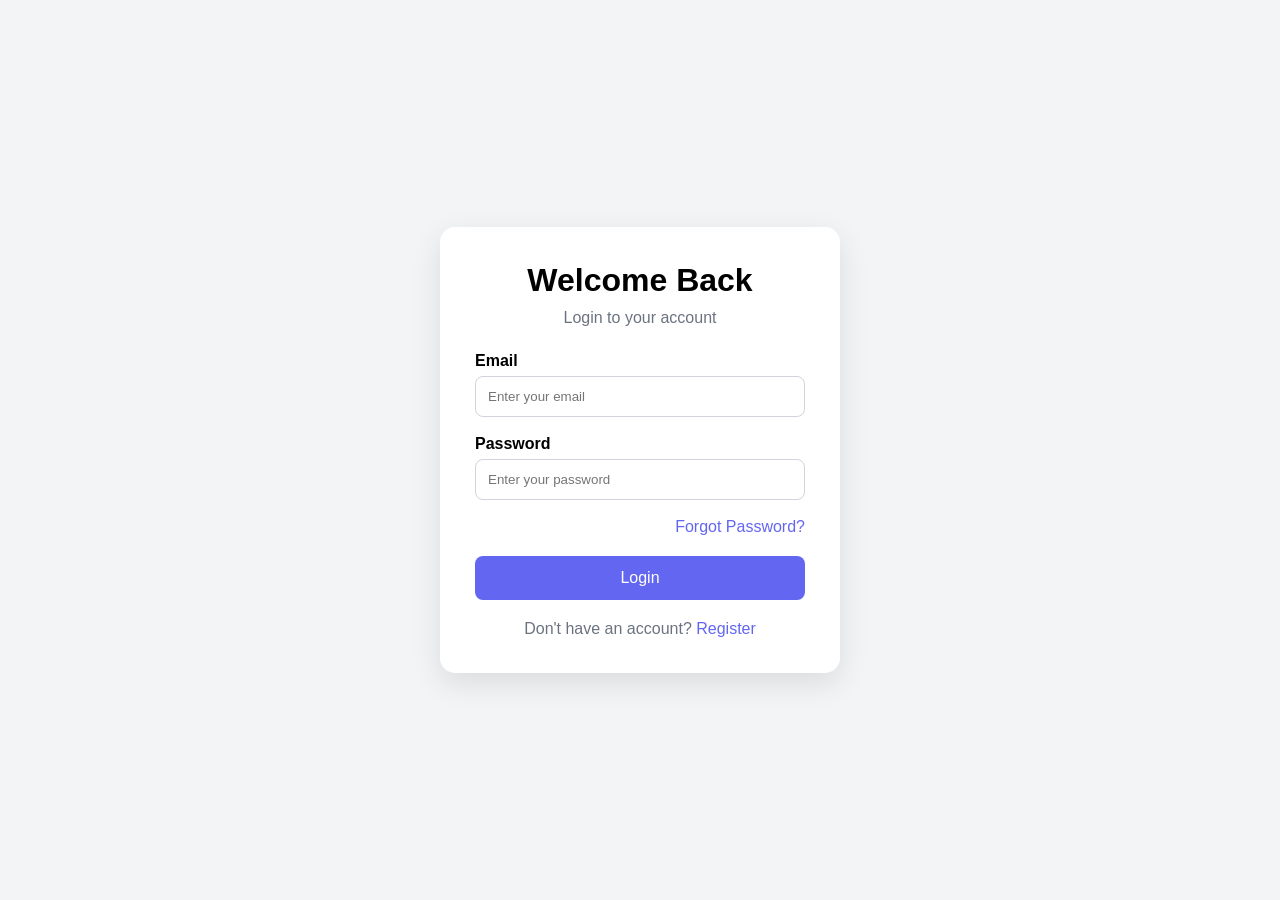
<file: index.html>
<!DOCTYPE html>
<html lang="en">

<head>
    <meta charset="UTF-8">
    <meta name="viewport" content="width=device-width, initial-scale=1.0">
    <title>Login</title>

    <link rel="stylesheet" href="style.css">
</head>

<body>

    <main class="login-container">

        <div class="login-box">

            <h1>Welcome Back</h1>

            <p class="subtitle">
                Login to your account
            </p>

            <form>

                <label for="email">Email</label>
                <input
                    type="email"
                    id="email"
                    placeholder="Enter your email"
                    required
                >

                <label for="password">Password</label>
                <input
                    type="password"
                    id="password"
                    placeholder="Enter your password"
                    required
                >

                <div class="forgot">
                    <a href="../ForgetPassword/index.html">
                        Forgot Password?
                    </a>
                </div>

                <button type="submit">
                    Login
                </button>

            </form>

            <p class="register-text">
                Don't have an account?
                <a href="../Registration/index.html">
                    Register
                </a>
            </p>

        </div>

    </main>

</body>
</html>
</file>
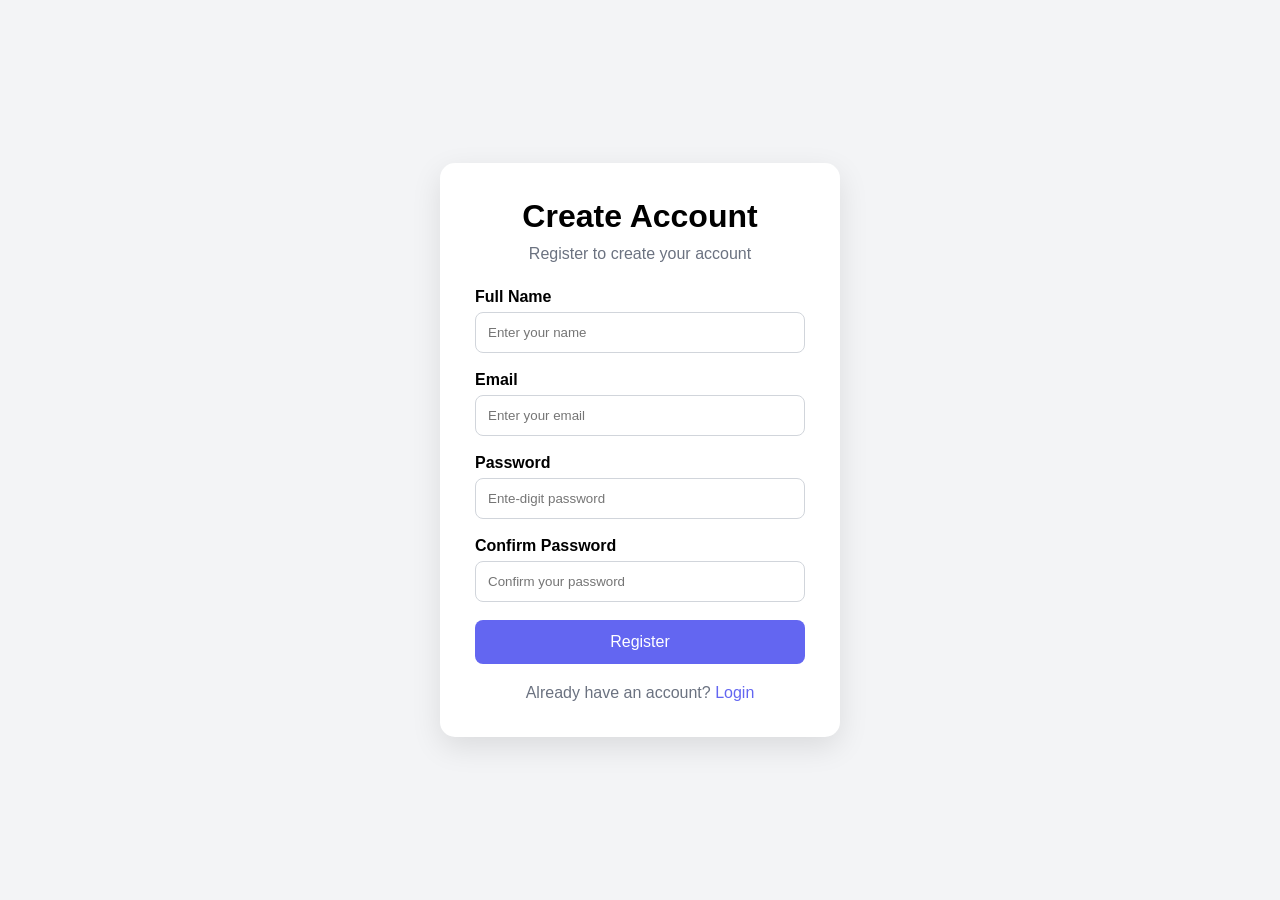
<file: Registration/index.html>
<!DOCTYPE html>
<html lang="en">
<head>
    <meta charset="UTF-8">
    <meta name="viewport" content="width=device-width, initial-scale=1.0">
    <title>Register</title>

    <link rel="stylesheet" href="style.css">
</head>

<body>

    <main class="register-container">

        <div class="register-box">

            <h1>Create Account</h1>

            <p class="subtitle">
                Register to create your account
            </p>

            <form>

                <label for="name">Full Name</label>
                <input
                    type="text"
                    id="name"
                    placeholder="Enter your name"
                >

                <label for="email">Email</label>
                <input
                    type="email"
                    id="email"
                    placeholder="Enter your email"
                >

                <label for="password">Password</label>
                <input
                    type="password"
                    id="password"
                    placeholder="Ente-digit password"
                    minlength="6"
                    maxlength="6"
                    pattern="6"
                    inputmode="numeric"
                    required
        
                >

                <label for="confirm-password">Confirm Password</label>
                <input
                    type="password"
                    id="confirm-password"
                    placeholder="Confirm your password"
                    minlength="6"
                    required
                >

                <button type="submit">
                    Register
                </button>

            </form>

            <p class="login-text">
                Already have an account?
                <a href="#">Login</a>
            </p>

        </div>

    </main>

</body>
</html>
</file>
<file: style.css>
* {
    margin: 0;
    padding: 0;
    box-sizing: border-box;
}

body {
    font-family: Arial, sans-serif;
    background-color: #f3f4f6;
}

.login-container {
    min-height: 100vh;
    display: flex;
    justify-content: center;
    align-items: center;
    padding: 20px;
}

.login-box {
    width: 400px;
    max-width: 100%;
    background-color: white;
    padding: 35px;
    border-radius: 15px;
    box-shadow: 0 10px 30px rgba(0, 0, 0, 0.1);
}

.login-box h1 {
    text-align: center;
    margin-bottom: 10px;
}

.subtitle {
    text-align: center;
    color: #6b7280;
    margin-bottom: 25px;
}

form {
    display: flex;
    flex-direction: column;
}

label {
    margin-bottom: 6px;
    font-weight: bold;
}

input {
    padding: 12px;
    margin-bottom: 18px;
    border: 1px solid #d1d5db;
    border-radius: 8px;
    outline: none;
}

input:focus {
    border-color: #6366f1;
}

.forgot {
    text-align: right;
    margin-bottom: 20px;
}

.forgot a {
    color: #6366f1;
    text-decoration: none;
}

button {
    padding: 13px;
    border: none;
    border-radius: 8px;
    background-color: #6366f1;
    color: white;
    font-size: 16px;
    cursor: pointer;
}

button:hover {
    background-color: #4f46e5;
}

.register-text {
    text-align: center;
    margin-top: 20px;
    color: #6b7280;
}

.register-text a {
    color: #6366f1;
    text-decoration: none;
}
</file>
<file: Registration/style.css>
* {
    margin: 0;
    padding: 0;
    box-sizing: border-box;
}

body {
    font-family: Arial, sans-serif;
    background-color: #f3f4f6;
}

.register-container {
    min-height: 100vh;
    display: flex;
    justify-content: center;
    align-items: center;
    padding: 20px;
}

.register-box {
    width: 400px;
    max-width: 100%;
    background-color: white;
    padding: 35px;
    border-radius: 15px;
    box-shadow: 0 10px 30px rgba(0, 0, 0, 0.1);
}

.register-box h1 {
    text-align: center;
    margin-bottom: 10px;
}

.subtitle {
    text-align: center;
    color: #6b7280;
    margin-bottom: 25px;
}

form {
    display: flex;
    flex-direction: column;
}

label {
    margin-bottom: 6px;
    font-weight: bold;
}

input {
    padding: 12px;
    margin-bottom: 18px;
    border: 1px solid #d1d5db;
    border-radius: 8px;
    outline: none;
    
    
}


input:focus {
    border-color: #6366f1;
}

button {
    padding: 13px;
    border: none;
    border-radius: 8px;
    background-color: #6366f1;
    color: white;
    font-size: 16px;
    cursor: pointer;
    transition: 0.2s;
}

button:hover {
    background-color: #4f46e5;
}

.login-text {
    text-align: center;
    margin-top: 20px;
    color: #6b7280;
}

.login-text a {
    color: #6366f1;
    text-decoration: none;
}

.login-text a:hover {
    text-decoration: underline;
}
</file>
